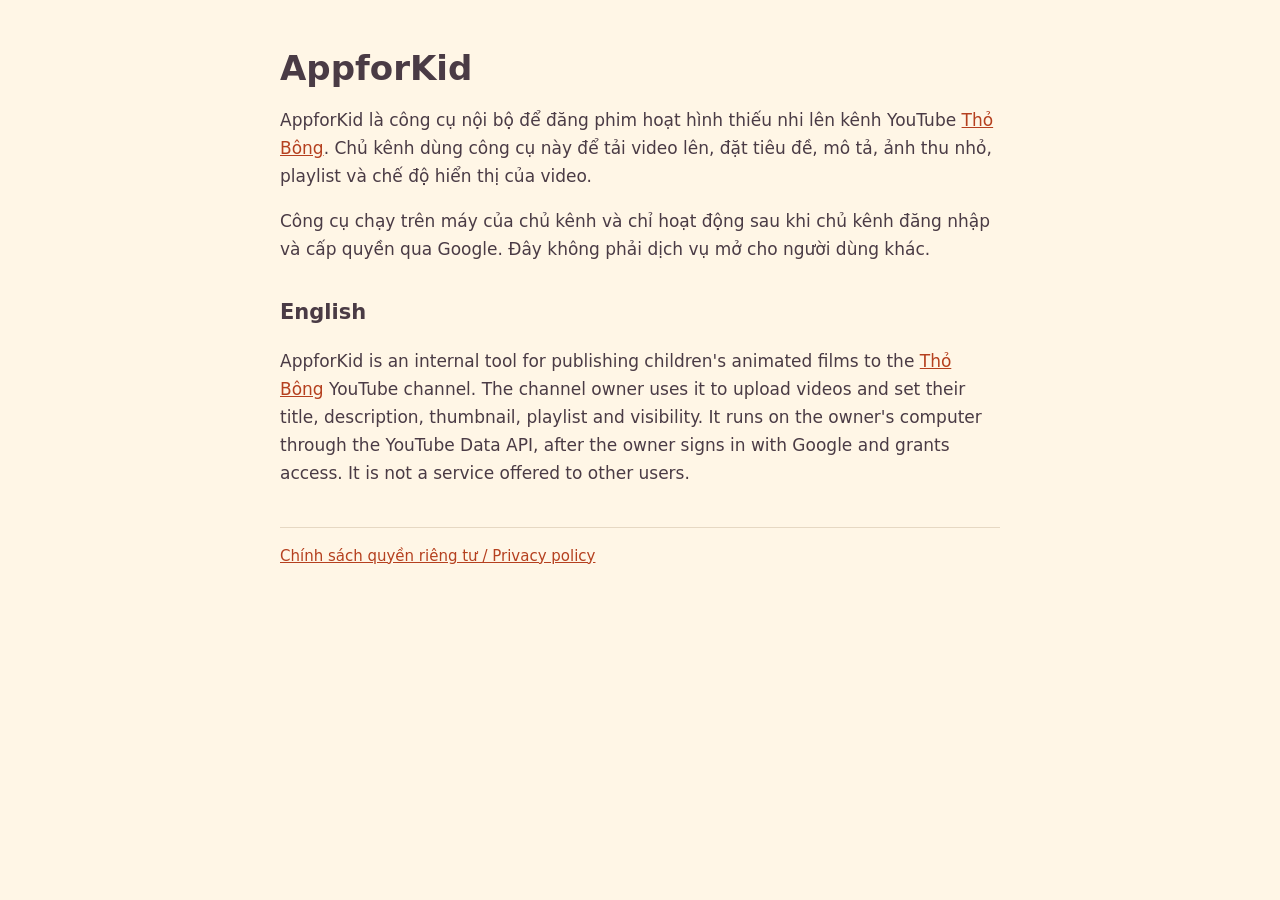
<file: index.html>
<!doctype html>
<html lang="vi">
<head>
<meta charset="utf-8">
<meta name="viewport" content="width=device-width, initial-scale=1">
<title>AppforKid - Công cụ đăng phim hoạt hình cho kênh Thỏ Bông</title>
<link rel="stylesheet" href="style.css">
</head>
<body>
<main>
<h1>AppforKid</h1>
<p>AppforKid là công cụ nội bộ để đăng phim hoạt hình thiếu nhi lên kênh YouTube <a href="https://www.youtube.com/@thobong0506">Thỏ Bông</a>. Chủ kênh dùng công cụ này để tải video lên, đặt tiêu đề, mô tả, ảnh thu nhỏ, playlist và chế độ hiển thị của video.</p>
<p>Công cụ chạy trên máy của chủ kênh và chỉ hoạt động sau khi chủ kênh đăng nhập và cấp quyền qua Google. Đây không phải dịch vụ mở cho người dùng khác.</p>
<h2>English</h2>
<p>AppforKid is an internal tool for publishing children's animated films to the <a href="https://www.youtube.com/@thobong0506">Thỏ Bông</a> YouTube channel. The channel owner uses it to upload videos and set their title, description, thumbnail, playlist and visibility. It runs on the owner's computer through the YouTube Data API, after the owner signs in with Google and grants access. It is not a service offered to other users.</p>
<footer><a href="privacy.html">Chính sách quyền riêng tư / Privacy policy</a></footer>
</main>
</body>
</html>
</file>
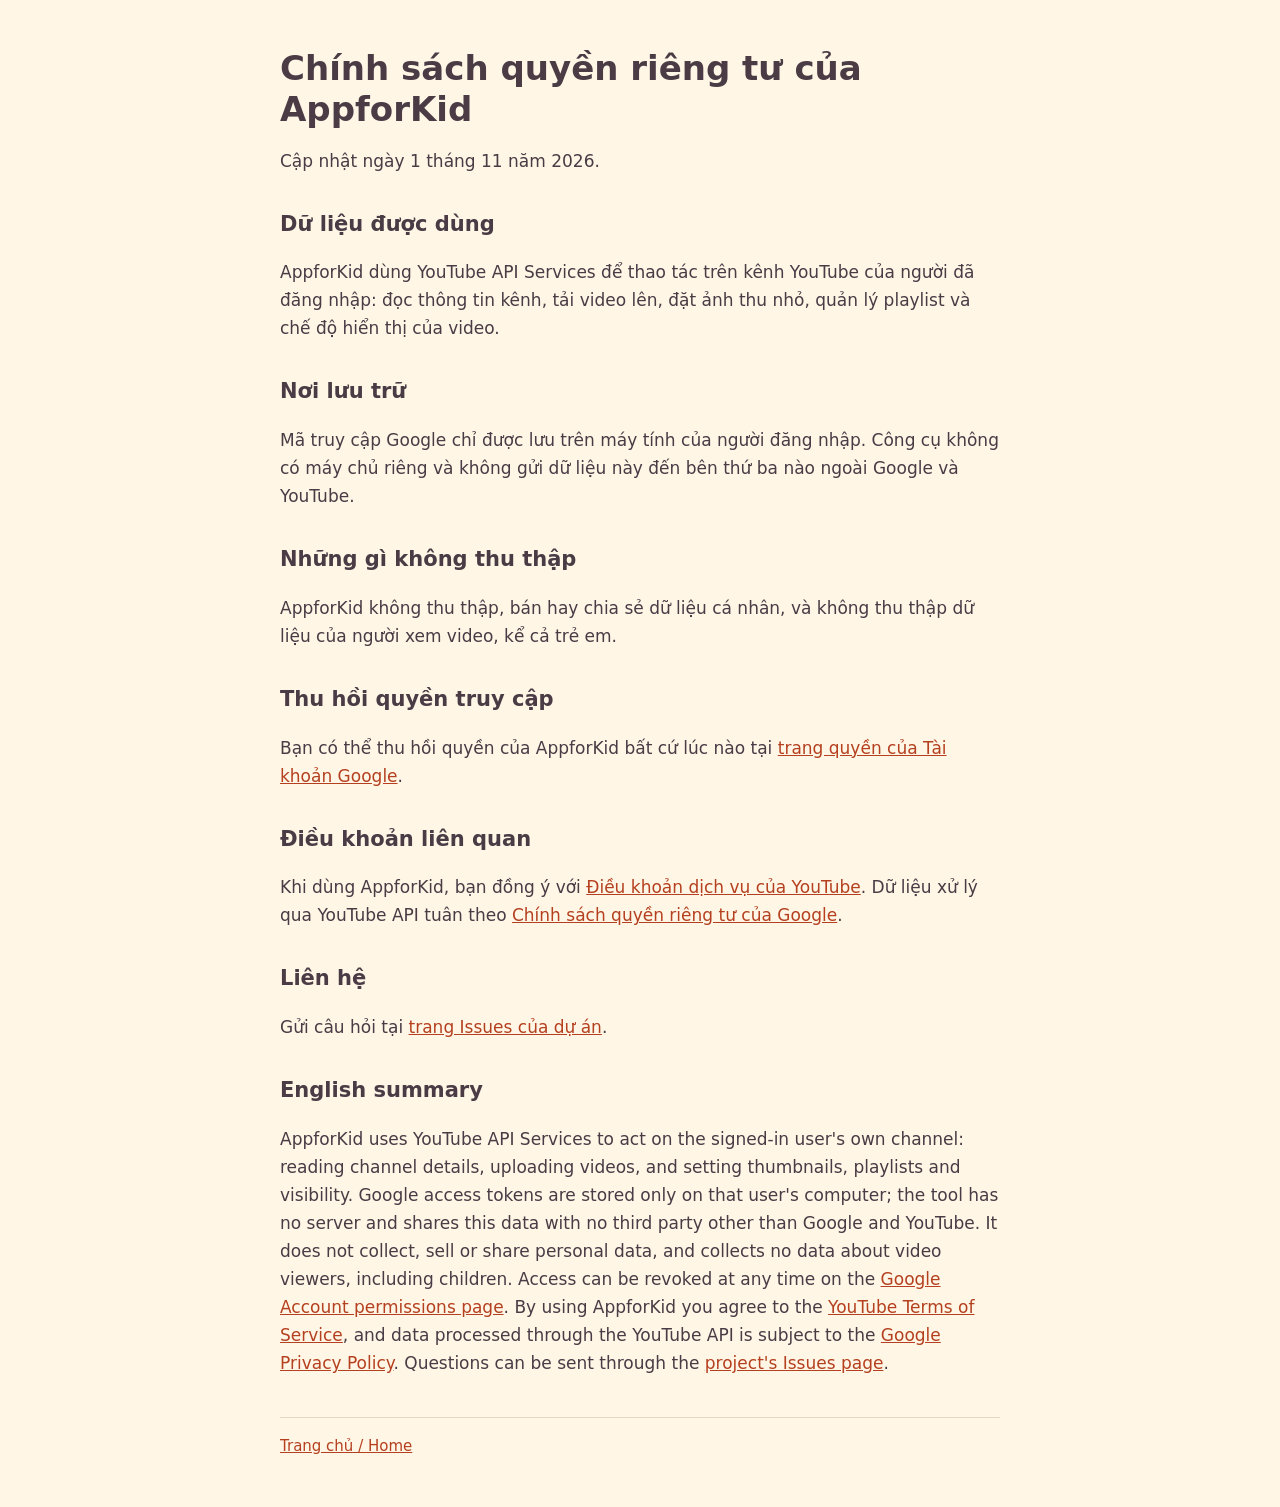
<file: privacy.html>
<!doctype html>
<html lang="vi">
<head>
<meta charset="utf-8">
<meta name="viewport" content="width=device-width, initial-scale=1">
<title>Chính sách quyền riêng tư - AppforKid</title>
<link rel="stylesheet" href="style.css">
</head>
<body>
<main>
<h1>Chính sách quyền riêng tư của AppforKid</h1>
<p>Cập nhật ngày 1 tháng 11 năm 2026.</p>
<h2>Dữ liệu được dùng</h2>
<p>AppforKid dùng YouTube API Services để thao tác trên kênh YouTube của người đã đăng nhập: đọc thông tin kênh, tải video lên, đặt ảnh thu nhỏ, quản lý playlist và chế độ hiển thị của video.</p>
<h2>Nơi lưu trữ</h2>
<p>Mã truy cập Google chỉ được lưu trên máy tính của người đăng nhập. Công cụ không có máy chủ riêng và không gửi dữ liệu này đến bên thứ ba nào ngoài Google và YouTube.</p>
<h2>Những gì không thu thập</h2>
<p>AppforKid không thu thập, bán hay chia sẻ dữ liệu cá nhân, và không thu thập dữ liệu của người xem video, kể cả trẻ em.</p>
<h2>Thu hồi quyền truy cập</h2>
<p>Bạn có thể thu hồi quyền của AppforKid bất cứ lúc nào tại <a href="https://myaccount.google.com/permissions">trang quyền của Tài khoản Google</a>.</p>
<h2>Điều khoản liên quan</h2>
<p>Khi dùng AppforKid, bạn đồng ý với <a href="https://www.youtube.com/t/terms">Điều khoản dịch vụ của YouTube</a>. Dữ liệu xử lý qua YouTube API tuân theo <a href="https://policies.google.com/privacy">Chính sách quyền riêng tư của Google</a>.</p>
<h2>Liên hệ</h2>
<p>Gửi câu hỏi tại <a href="https://github.com/huynhvanhoang/tho-bong/issues">trang Issues của dự án</a>.</p>
<h2>English summary</h2>
<p>AppforKid uses YouTube API Services to act on the signed-in user's own channel: reading channel details, uploading videos, and setting thumbnails, playlists and visibility. Google access tokens are stored only on that user's computer; the tool has no server and shares this data with no third party other than Google and YouTube. It does not collect, sell or share personal data, and collects no data about video viewers, including children. Access can be revoked at any time on the <a href="https://myaccount.google.com/permissions">Google Account permissions page</a>. By using AppforKid you agree to the <a href="https://www.youtube.com/t/terms">YouTube Terms of Service</a>, and data processed through the YouTube API is subject to the <a href="https://policies.google.com/privacy">Google Privacy Policy</a>. Questions can be sent through the <a href="https://github.com/huynhvanhoang/tho-bong/issues">project's Issues page</a>.</p>
<footer><a href="index.html">Trang chủ / Home</a></footer>
</main>
</body>
</html>
</file>
<file: style.css>
body{margin:0;background:#fff6e6;color:#4a3b45;font:17px/1.65 system-ui,-apple-system,"Segoe UI",Roboto,sans-serif}
main{max-width:720px;margin:0 auto;padding:48px 24px}
h1{font-size:34px;line-height:1.2;margin:0 0 16px}
h2{font-size:21px;margin:32px 0 8px}
a{color:#b5401f}
footer{margin-top:40px;padding-top:16px;border-top:1px solid #e6d8c3;font-size:15px}
</file>
